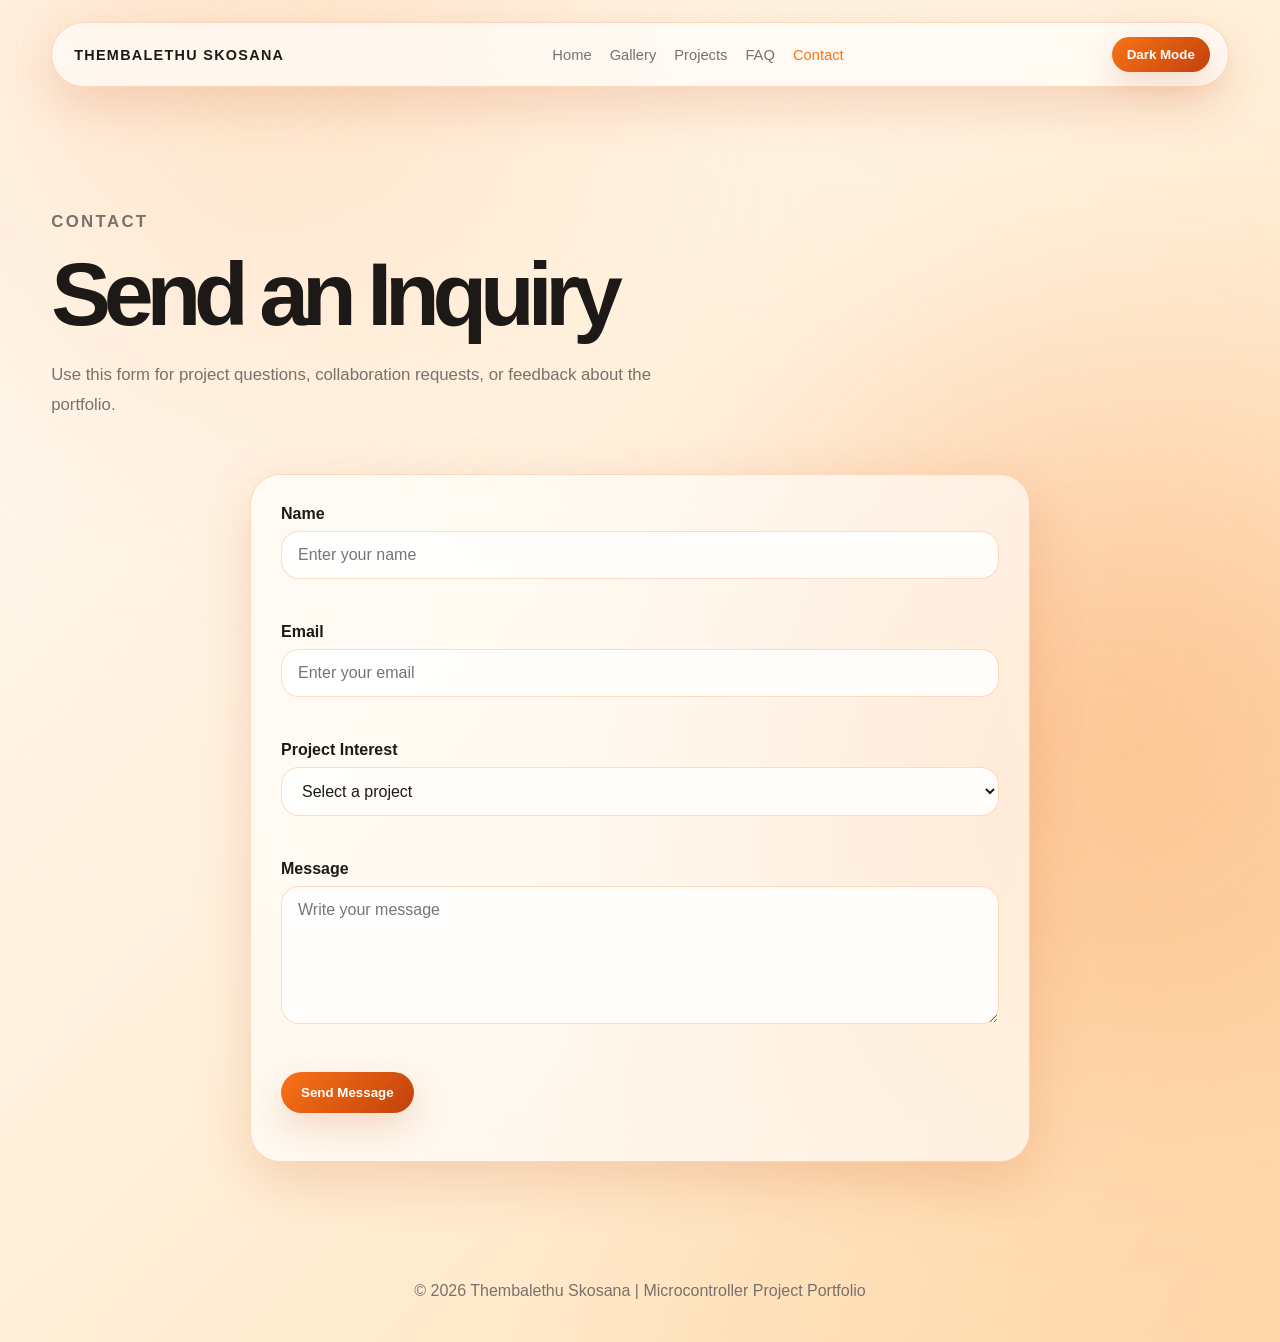
<file: contact.html>
<!DOCTYPE html>
<html lang="en">
<head>
    <meta charset="UTF-8" />
    <meta name="viewport" content="width=device-width, initial-scale=1.0" />
    <link rel="icon" type="image/x-icon" href="favicon.png">
    <title>Contact | Microcontroller Portfolio</title>

    <link rel="stylesheet" href="css/style.css" />
</head>

<body>
    <div class="bg-orb"></div>
    <div class="grain"></div>

    <header class="navbar">
        <a href="index.html" class="logo">THEMBALETHU SKOSANA</a>

        <nav class="nav-links" id="navLinks">
            <a href="index.html">Home</a>
            <a href="gallery.html">Gallery</a>
            <a href="gallery.html">Projects</a>
            <a href="faq.html">FAQ</a>
            <a href="contact.html" class="active">Contact</a>
        </nav>

        <div class="nav-actions">
            <button class="theme-toggle" id="themeToggle" type="button">
                Dark Mode
            </button>

            <button class="menu-toggle" id="menuToggle" type="button">
                ☰
            </button>
        </div>
    </header>

    <main>
        <section class="page-hero">
            <p class="eyebrow">Contact</p>
            <h1>Send an Inquiry</h1>
            <p>
                Use this form for project questions, collaboration requests, or feedback
                about the portfolio.
            </p>
        </section>

        <section class="contact-section">
            <form class="contact-form" id="contactForm" novalidate>
                <div class="form-group">
                    <label for="name">Name</label>
                    <input id="name" type="text" placeholder="Enter your name" />
                    <small class="error-message"></small>
                </div>

                <div class="form-group">
                    <label for="email">Email</label>
                    <input id="email" type="email" placeholder="Enter your email" />
                    <small class="error-message"></small>
                </div>

                <div class="form-group">
                    <label for="interest">Project Interest</label>
                    <select id="interest">
                        <option value="">Select a project</option>
                        <option value="gas">Smart Gas Monitoring System</option>
                        <option value="fan">Temperature Fan Control System</option>
                        <option value="perimeter">Smart Perimeter Detection System</option>
                        <option value="general">General Inquiry</option>
                    </select>
                    <small class="error-message"></small>
                </div>

                <div class="form-group">
                    <label for="message">Message</label>
                    <textarea id="message" rows="6" placeholder="Write your message"></textarea>
                    <small class="error-message"></small>
                </div>

                <button class="btn primary-btn" type="submit">
                    Send Message
                </button>

                <p class="form-success" id="formSuccess"></p>
            </form>
        </section>
    </main>

    <footer class="footer">
        <p>© 2026 Thembalethu Skosana | Microcontroller Project Portfolio</p>
    </footer>

    <script src="js/script.js"></script>
</body>
</html>
</file>
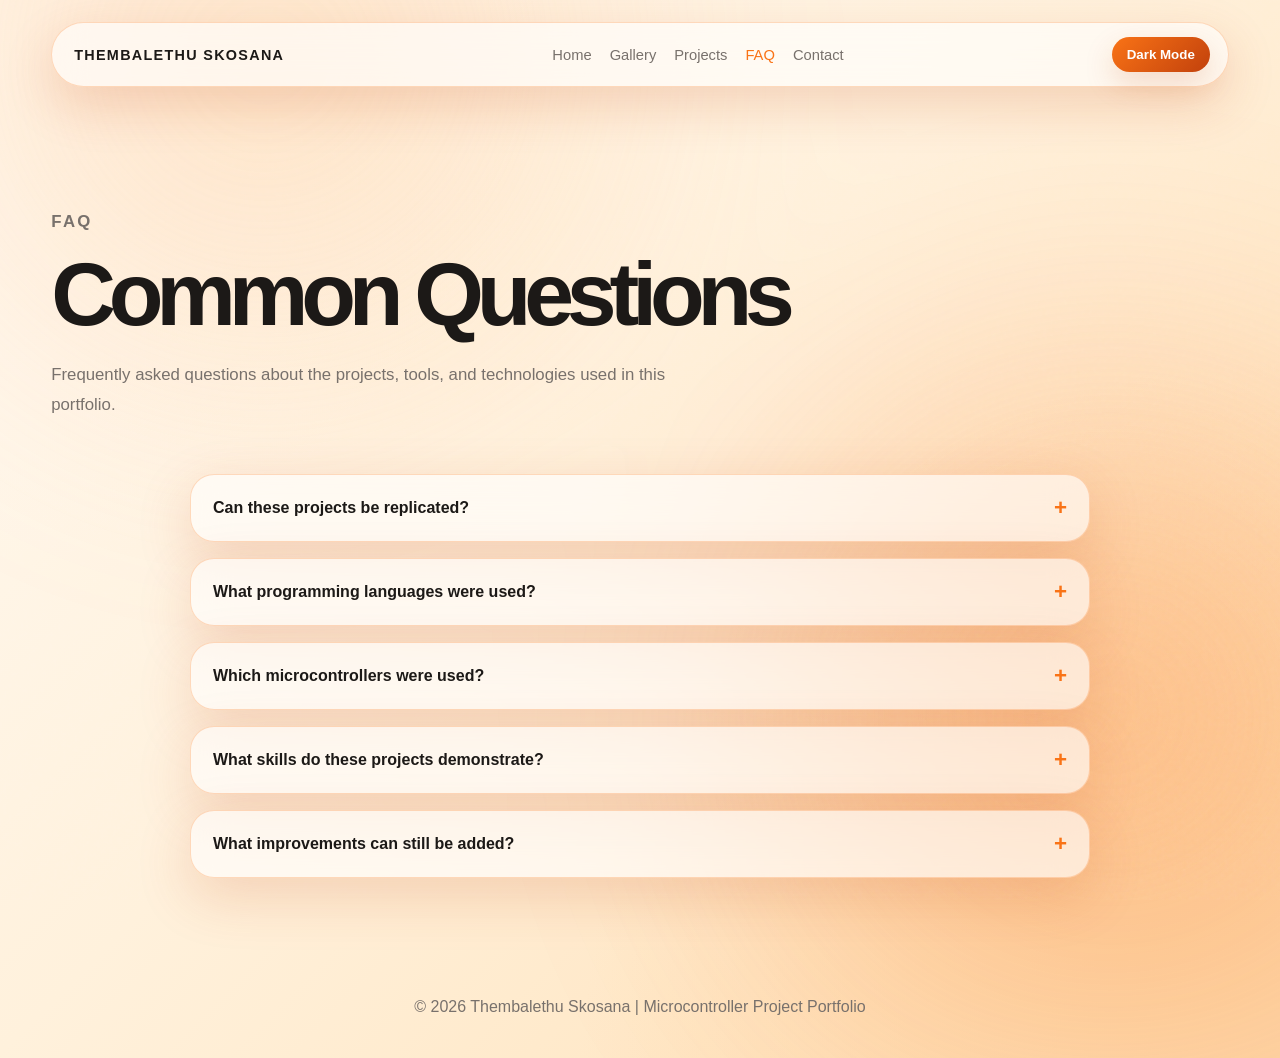
<file: faq.html>
<!DOCTYPE html>
<html lang="en">
<head>
    <meta charset="UTF-8" />
    <meta name="viewport" content="width=device-width, initial-scale=1.0" />
    <link rel="icon" type="image/x-icon" href="favicon.png">
    <title>FAQ | Microcontroller Portfolio</title>

    <link rel="stylesheet" href="css/style.css" />
</head>

<body>
    <div class="bg-orb"></div>
    <div class="grain"></div>

    <header class="navbar">
        <a href="index.html" class="logo">THEMBALETHU SKOSANA</a>

        <nav class="nav-links" id="navLinks">
            <a href="index.html">Home</a>
            <a href="gallery.html">Gallery</a>
            <a href="gallery.html">Projects</a>
            <a href="faq.html" class="active">FAQ</a>
            <a href="contact.html">Contact</a>
        </nav>

        <div class="nav-actions">
            <button class="theme-toggle" id="themeToggle" type="button">
                Dark Mode
            </button>

            <button class="menu-toggle" id="menuToggle" type="button">
                ☰
            </button>
        </div>
    </header>

    <main>
        <section class="page-hero">
            <p class="eyebrow">FAQ</p>
            <h1>Common Questions</h1>
            <p>
                Frequently asked questions about the projects, tools, and technologies
                used in this portfolio.
            </p>
        </section>

        <section class="faq-section">
            <div class="faq-item">
                <button class="faq-question" type="button">
                    Can these projects be replicated?
                    <span>+</span>
                </button>

                <div class="faq-answer">
                    <p>
                        Yes. The projects were built using commonly available development
                        boards and modules such as STM32, ESP32, sensors, displays, and
                        communication modules. The source code and documentation are
                        included as downloadable resources.
                    </p>
                </div>
            </div>

            <div class="faq-item">
                <button class="faq-question" type="button">
                    What programming languages were used?
                    <span>+</span>
                </button>

                <div class="faq-answer">
                    <p>
                        The embedded systems were mainly programmed using C and C-style
                        embedded code. The website was developed using HTML, CSS, and
                        JavaScript.
                    </p>
                </div>
            </div>

            <div class="faq-item">
                <button class="faq-question" type="button">
                    Which microcontrollers were used?
                    <span>+</span>
                </button>

                <div class="faq-answer">
                    <p>
                        The projects use STM32 and ESP32 platforms. STM32 was used for
                        sensor interfacing and embedded control, while ESP32 was used where
                        wireless control and IoT expansion were useful.
                    </p>
                </div>
            </div>

            <div class="faq-item">
                <button class="faq-question" type="button">
                    What skills do these projects demonstrate?
                    <span>+</span>
                </button>

                <div class="faq-answer">
                    <p>
                        These projects demonstrate ADC reading, PWM control, UART
                        communication, I2C displays, sensor calibration, real-time decision
                        logic, control systems, and embedded system integration.
                    </p>
                </div>
            </div>

            <div class="faq-item">
                <button class="faq-question" type="button">
                    What improvements can still be added?
                    <span>+</span>
                </button>

                <div class="faq-answer">
                    <p>
                        Future improvements include mobile notifications, database logging,
                        improved enclosure design, higher accuracy sensors, and advanced
                        control algorithms such as PID control.
                    </p>
                </div>
            </div>
        </section>
    </main>

    <footer class="footer">
        <p>© 2026 Thembalethu Skosana | Microcontroller Project Portfolio</p>
    </footer>

    <script src="js/script.js"></script>
</body>
</html>
</file>
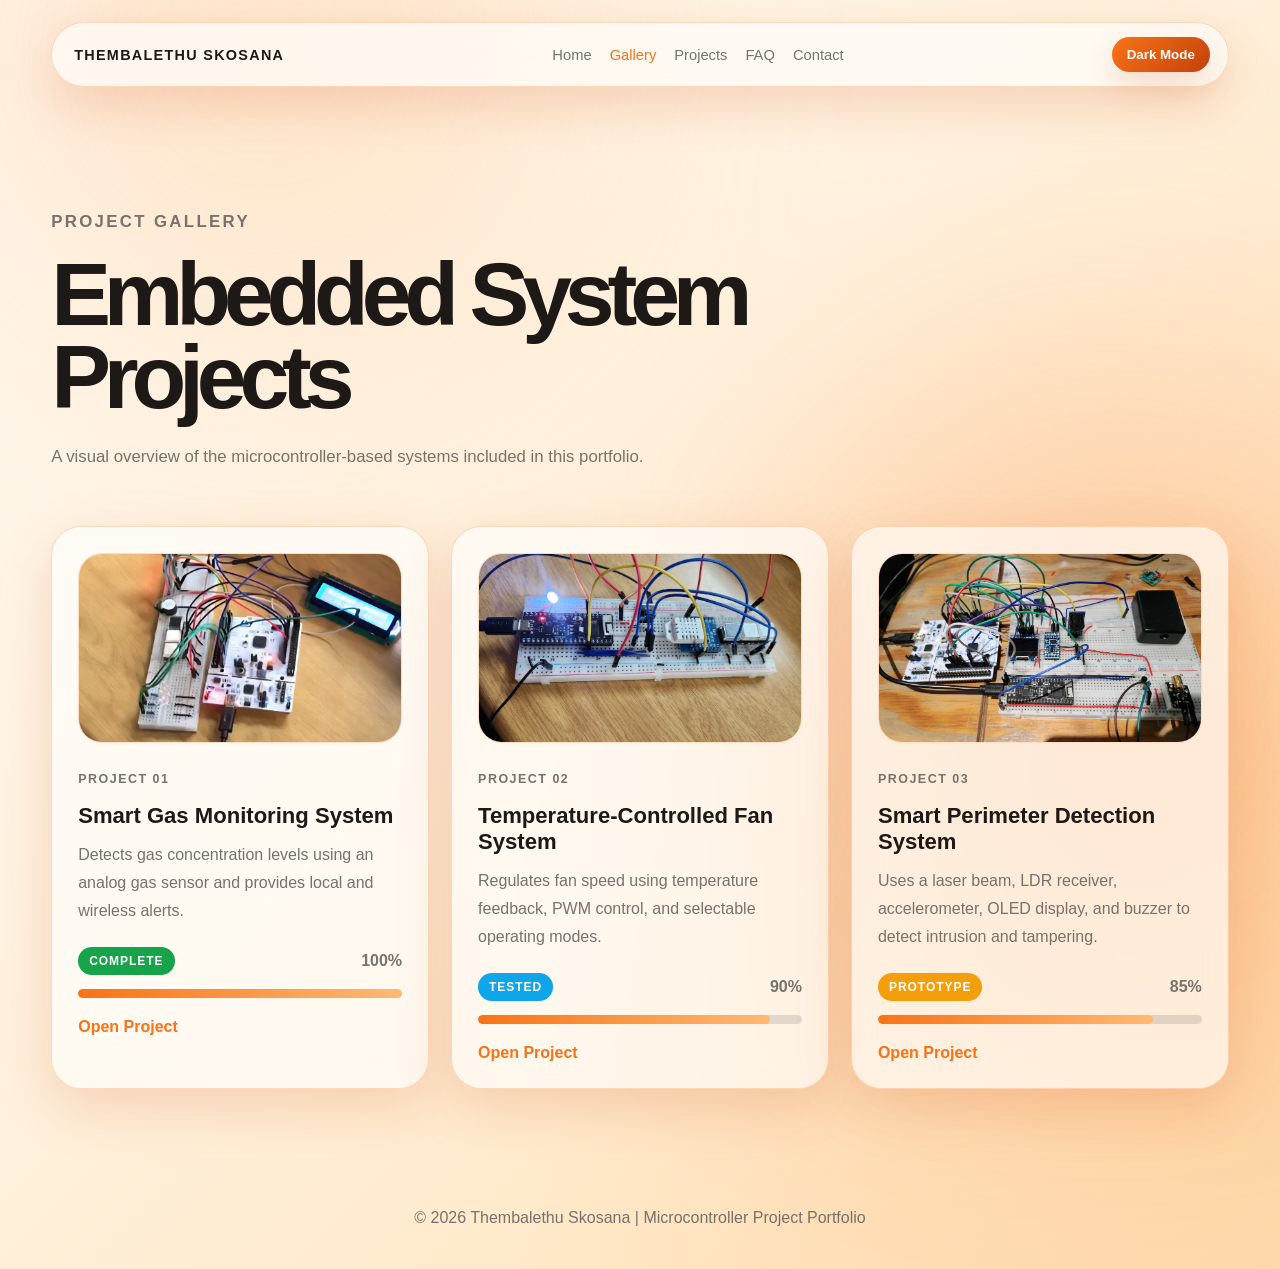
<file: gallery.html>
<!DOCTYPE html>
<html lang="en">
<head>
    <meta charset="UTF-8" />
    <meta name="viewport" content="width=device-width, initial-scale=1.0" />
    <link rel="icon" type="image/x-icon" href="favicon.png">
    <title>Gallery | Microcontroller Portfolio</title>
    <link rel="stylesheet" href="css/style.css" />
</head>

<body>
    <div class="bg-orb"></div>
    <div class="grain"></div>

    <header class="navbar">
        <a href="index.html" class="logo">THEMBALETHU SKOSANA</a>

        <nav class="nav-links" id="navLinks">
            <a href="index.html">Home</a>
            <a href="gallery.html" class="active">Gallery</a>
            <a href="gallery.html">Projects</a>
            <a href="faq.html">FAQ</a>
            <a href="contact.html">Contact</a>
        </nav>

        <div class="nav-actions">
            <button class="theme-toggle" id="themeToggle" type="button">Dark Mode</button>
            <button class="menu-toggle" id="menuToggle" type="button">☰</button>
        </div>
    </header>

    <main>
        <section class="page-hero">
            <p class="eyebrow">Project Gallery</p>
            <h1>Embedded System Projects</h1>
            <p>
                A visual overview of the microcontroller-based systems included in this
                portfolio.
            </p>
        </section>

        <section class="section">
            <div class="card-grid">
                <a href="projects/gas.html" class="project-card large-card project-link-card">
                    <img src="assets/images/gas-project.jpg"
                         alt="Smart Gas Monitoring System"
                         class="project-image" />

                    <p class="project-number">Project 01</p>
                    <h3>Smart Gas Monitoring System</h3>
                    <p>
                        Detects gas concentration levels using an analog gas sensor and
                        provides local and wireless alerts.
                    </p>

                    <div class="status-row">
                        <span class="status complete">Complete</span>
                        <span>100%</span>
                    </div>

                    <div class="progress-bar">
                        <span style="--progress: 100%;"></span>
                    </div>

                    <span class="text-link">Open Project</span>
                </a>

                <a href="projects/fan.html" class="project-card large-card project-link-card">
                    <img src="assets/images/fan-project.jpg"
                         alt="Temperature Fan Control System"
                         class="project-image" />

                    <p class="project-number">Project 02</p>
                    <h3>Temperature-Controlled Fan System</h3>
                    <p>
                        Regulates fan speed using temperature feedback, PWM control, and
                        selectable operating modes.
                    </p>

                    <div class="status-row">
                        <span class="status tested">Tested</span>
                        <span>90%</span>
                    </div>

                    <div class="progress-bar">
                        <span style="--progress: 90%;"></span>
                    </div>

                    <span class="text-link">Open Project</span>
                </a>

                <a href="projects/perimeter.html" class="project-card large-card project-link-card">
                    <img src="assets/images/perimeter-project.jpg"
                         alt="Smart Perimeter Detection System"
                         class="project-image" />

                    <p class="project-number">Project 03</p>
                    <h3>Smart Perimeter Detection System</h3>
                    <p>
                        Uses a laser beam, LDR receiver, accelerometer, OLED display, and
                        buzzer to detect intrusion and tampering.
                    </p>

                    <div class="status-row">
                        <span class="status prototype">Prototype</span>
                        <span>85%</span>
                    </div>

                    <div class="progress-bar">
                        <span style="--progress: 85%;"></span>
                    </div>

                    <span class="text-link">Open Project</span>
                </a>
            </div>
        </section>
    </main>

    <footer class="footer">
        <p>© 2026 Thembalethu Skosana | Microcontroller Project Portfolio</p>
    </footer>

    <script src="js/script.js"></script>
</body>
</html>
</file>
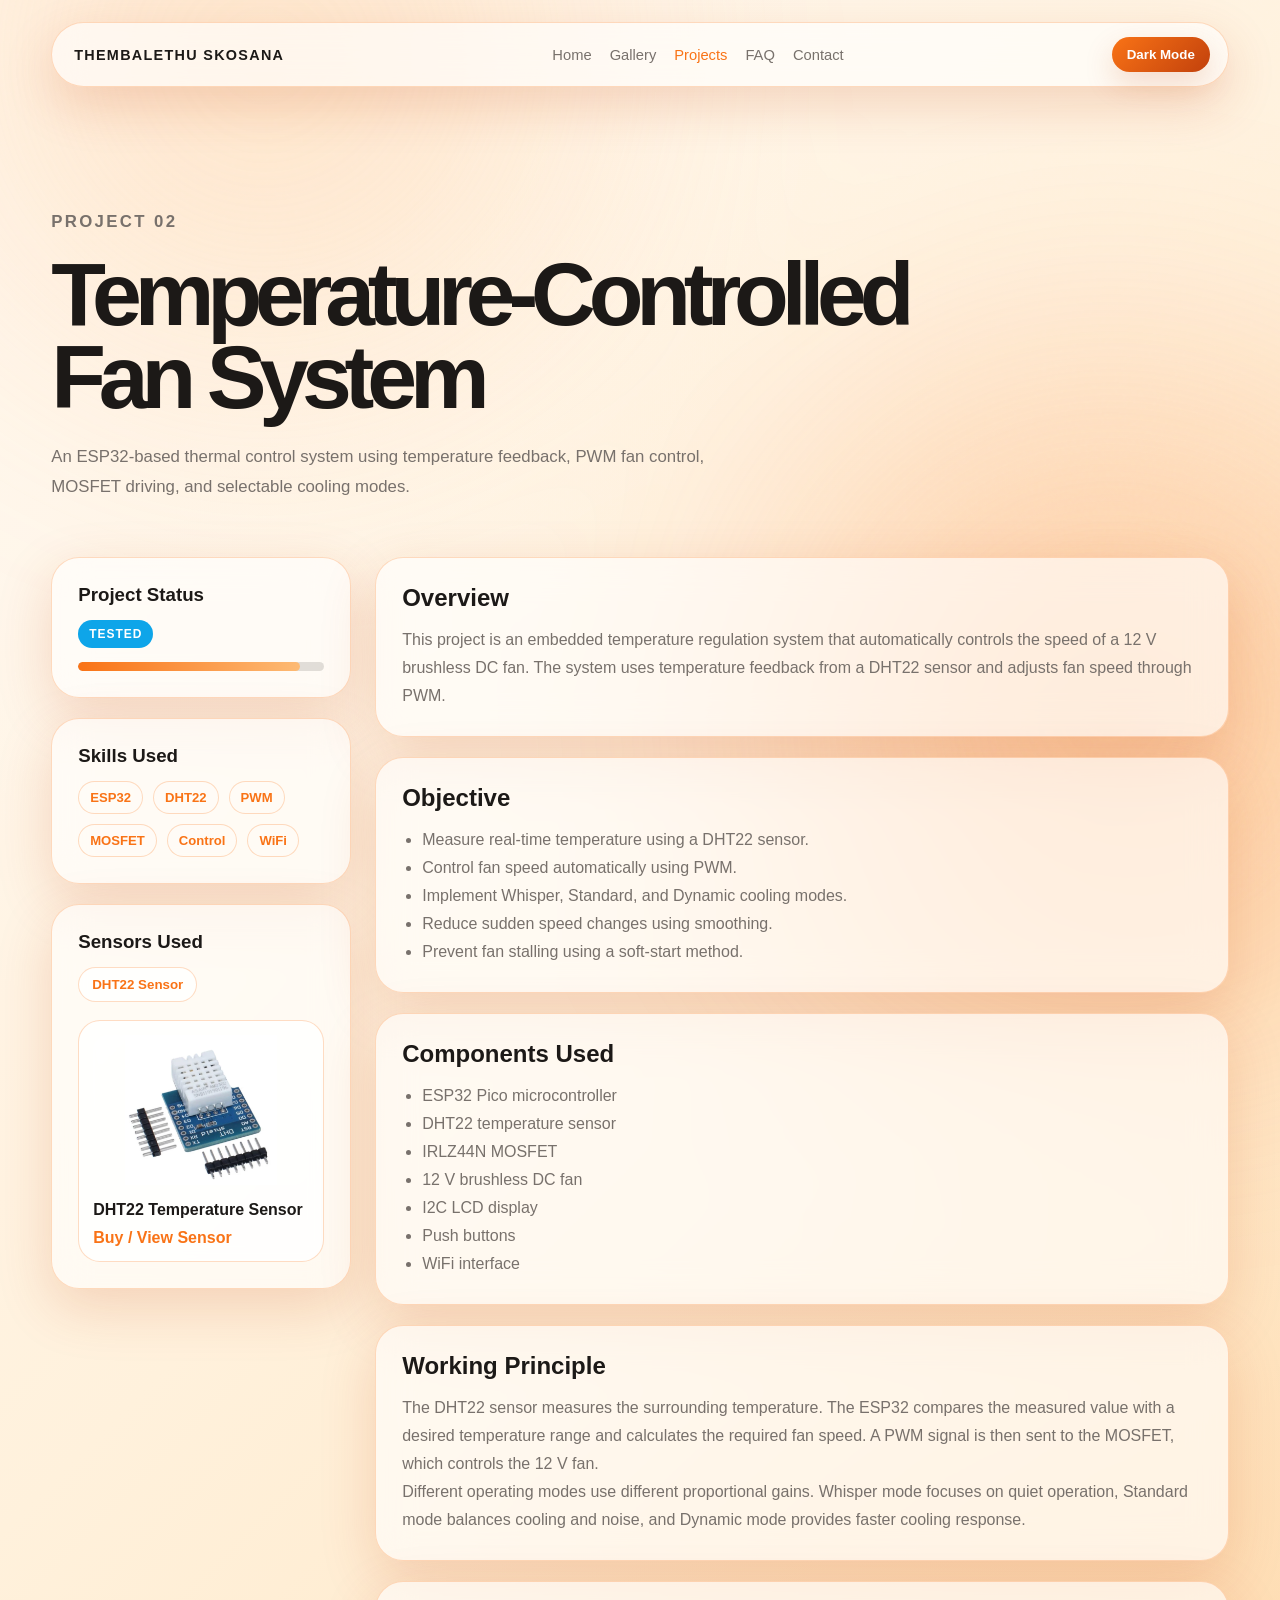
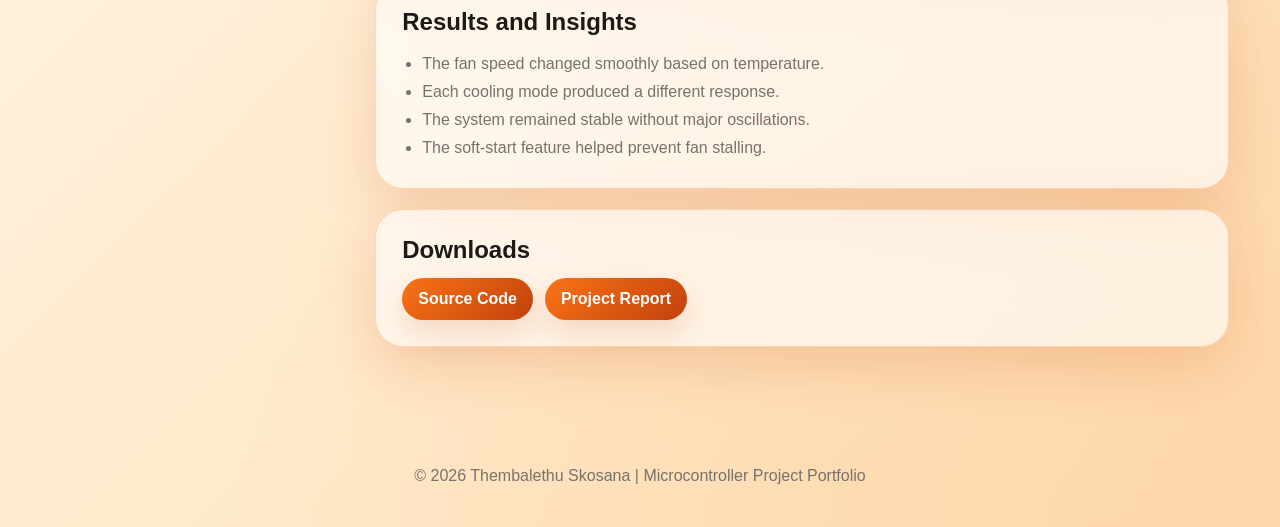
<file: projects/fan.html>
<!DOCTYPE html>
<html lang="en">
<head>
    <meta charset="UTF-8" />
    <meta name="viewport" content="width=device-width, initial-scale=1.0" />
    <link rel="icon" type="image/x-icon" href="favicon.png">
    <title>Fan Control System | Portfolio</title>

    <link rel="stylesheet" href="../css/style.css" />
</head>

<body>
    <div class="bg-orb"></div>
    <div class="grain"></div>

    <header class="navbar">
        <a href="../index.html" class="logo">THEMBALETHU SKOSANA</a>

        <nav class="nav-links" id="navLinks">
            <a href="../index.html">Home</a>
            <a href="../gallery.html">Gallery</a>
            <a href="../gallery.html" class="active">Projects</a>
            <a href="../faq.html">FAQ</a>
            <a href="../contact.html">Contact</a>
        </nav>

        <div class="nav-actions">
            <button class="theme-toggle" id="themeToggle" type="button">
                Dark Mode
            </button>

            <button class="menu-toggle" id="menuToggle" type="button">
                ☰
            </button>
        </div>
    </header>

    <main>
        <section class="page-hero">
            <p class="eyebrow">Project 02</p>
            <h1>Temperature-Controlled Fan System</h1>
            <p>
                An ESP32-based thermal control system using temperature feedback, PWM
                fan control, MOSFET driving, and selectable cooling modes.
            </p>
        </section>

        <section class="project-layout">
            <aside class="project-sidebar">
                <div class="content-card">
                    <h3>Project Status</h3>
                    <span class="status tested">Tested</span>

                    <div class="progress-bar">
                        <span style="--progress: 90%;"></span>
                    </div>
                </div>

                <div class="content-card">
                    <h3>Skills Used</h3>

                    <div class="tag-list">
                        <span>ESP32</span>
                        <span>DHT22</span>
                        <span>PWM</span>
                        <span>MOSFET</span>
                        <span>Control</span>
                        <span>WiFi</span>
                    </div>
                </div>
                <div class="content-card">
                    <h3>Sensors Used</h3>

                    <div class="sensor-list">
                        <button class="sensor-item"
                                type="button"
                                data-name="DHT22 Temperature Sensor"
                                data-image="../assets/images/dht22-sensor.png"
                                data-link="https://www.robotics.org.za/D1-DHT22?search=dht">
                            DHT22 Sensor
                        </button>
                    </div>

                    <div class="sensor-preview">
                        <img src="../assets/images/dht22-sensor.png" alt="DHT22 Temperature Sensor" />
                        <h4>DHT22 Temperature Sensor</h4>
                        <a href="https://www.robotics.org.za/D1-DHT22?search=dht" target="_blank">
                            Buy / View Sensor
                        </a>
                    </div>
                </div>
            </aside>

            <section class="project-content">
                <article class="content-card">
                    <h2>Overview</h2>
                    <p>
                        This project is an embedded temperature regulation system that
                        automatically controls the speed of a 12 V brushless DC fan. The
                        system uses temperature feedback from a DHT22 sensor and adjusts fan
                        speed through PWM.
                    </p>
                </article>

                <article class="content-card">
                    <h2>Objective</h2>

                    <ul>
                        <li>Measure real-time temperature using a DHT22 sensor.</li>
                        <li>Control fan speed automatically using PWM.</li>
                        <li>Implement Whisper, Standard, and Dynamic cooling modes.</li>
                        <li>Reduce sudden speed changes using smoothing.</li>
                        <li>Prevent fan stalling using a soft-start method.</li>
                    </ul>
                </article>

                <article class="content-card">
                    <h2>Components Used</h2>

                    <ul>
                        <li>ESP32 Pico microcontroller</li>
                        <li>DHT22 temperature sensor</li>
                        <li>IRLZ44N MOSFET</li>
                        <li>12 V brushless DC fan</li>
                        <li>I2C LCD display</li>
                        <li>Push buttons</li>
                        <li>WiFi interface</li>
                    </ul>
                </article>

                <article class="content-card">
                    <h2>Working Principle</h2>
                    <p>
                        The DHT22 sensor measures the surrounding temperature. The ESP32
                        compares the measured value with a desired temperature range and
                        calculates the required fan speed. A PWM signal is then sent to the
                        MOSFET, which controls the 12 V fan.
                    </p>

                    <p>
                        Different operating modes use different proportional gains. Whisper
                        mode focuses on quiet operation, Standard mode balances cooling and
                        noise, and Dynamic mode provides faster cooling response.
                    </p>
                </article>

                <article class="content-card">
                    <h2>Results and Insights</h2>

                    <ul>
                        <li>The fan speed changed smoothly based on temperature.</li>
                        <li>Each cooling mode produced a different response.</li>
                        <li>The system remained stable without major oscillations.</li>
                        <li>The soft-start feature helped prevent fan stalling.</li>
                    </ul>
                </article>

                <article class="content-card">
                    <h2>Downloads</h2>

                    <div class="download-grid">
                        <a href="../downloads/fan-source-code.zip" download class="download-btn">
                            Source Code
                        </a>

                        <a href="../downloads/fan-project-report.pdf" target="_blank" class="download-btn">
                            Project Report
                        </a>
                    </div>
                </article>
            </section>
        </section>
    </main>

    <footer class="footer">
        <p>© 2026 Thembalethu Skosana | Microcontroller Project Portfolio</p>
    </footer>

    <script src="../js/script.js"></script>
</body>
</html>
</file>
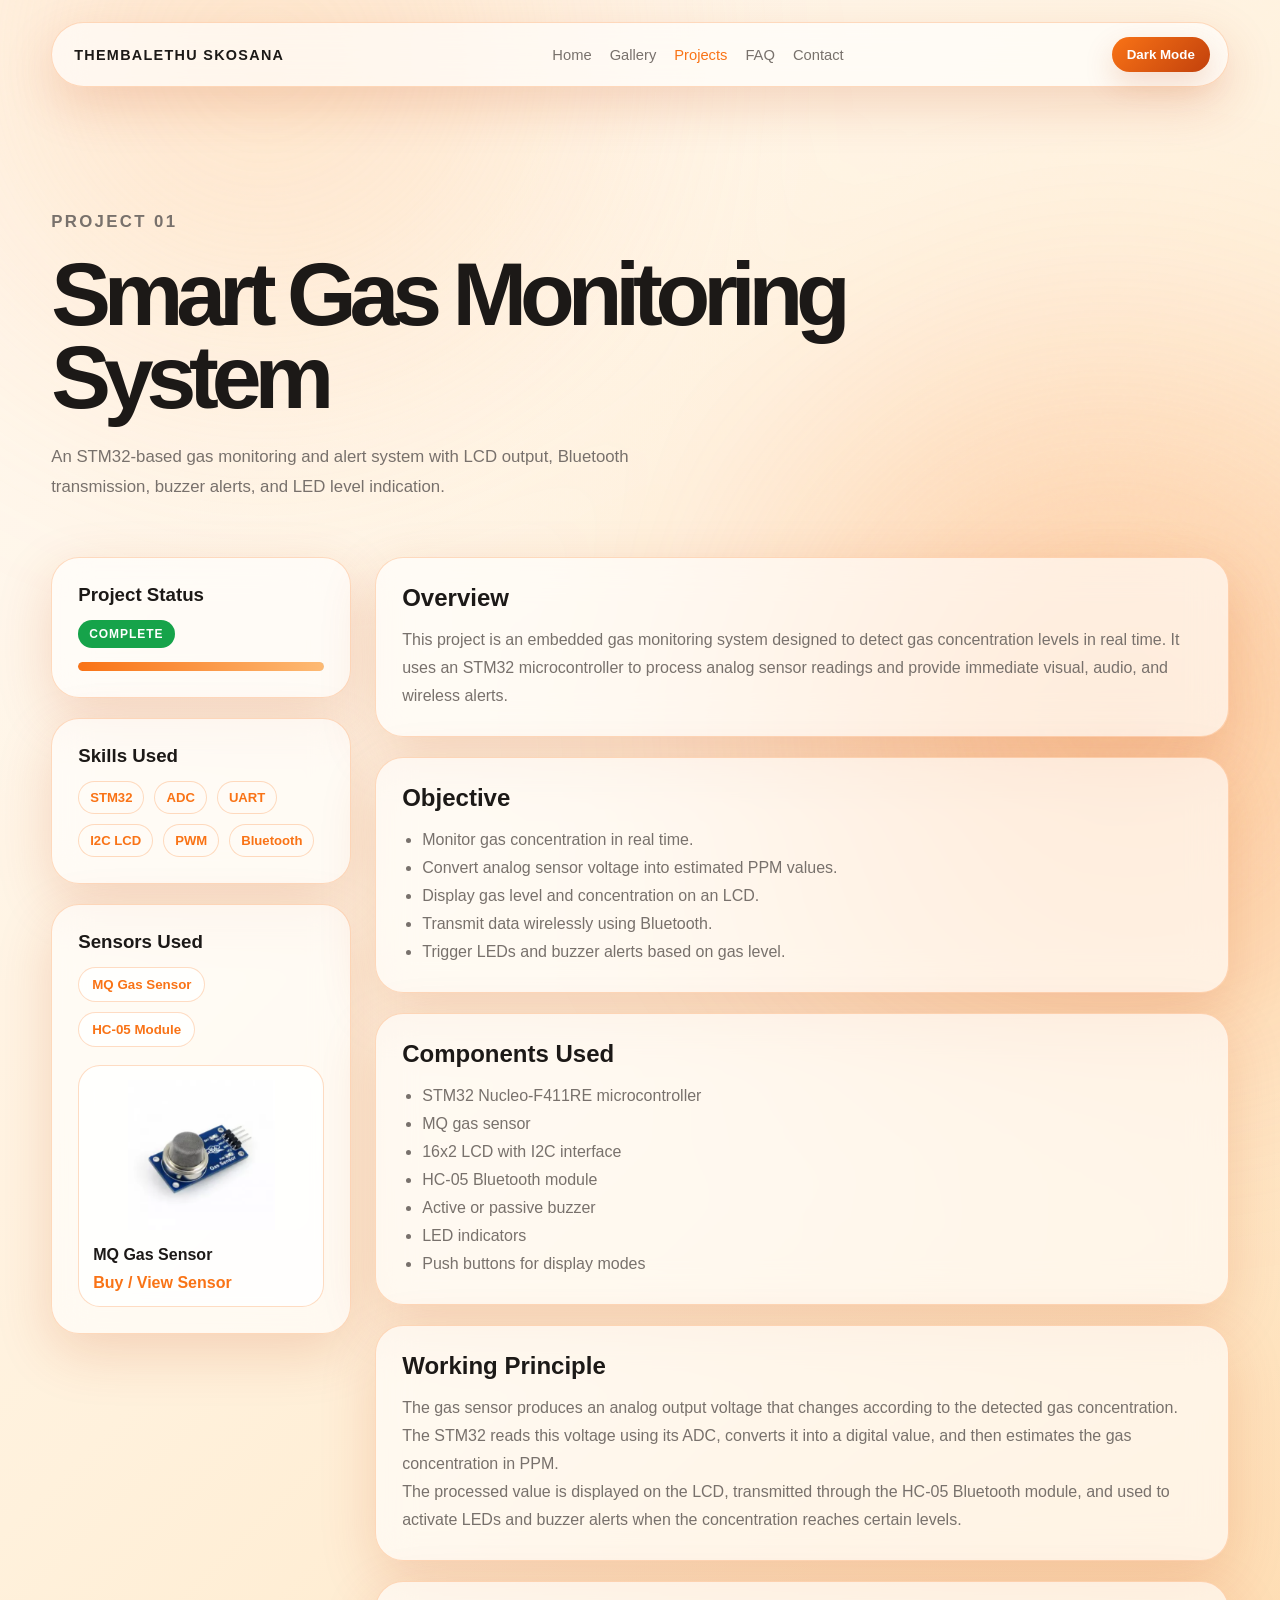
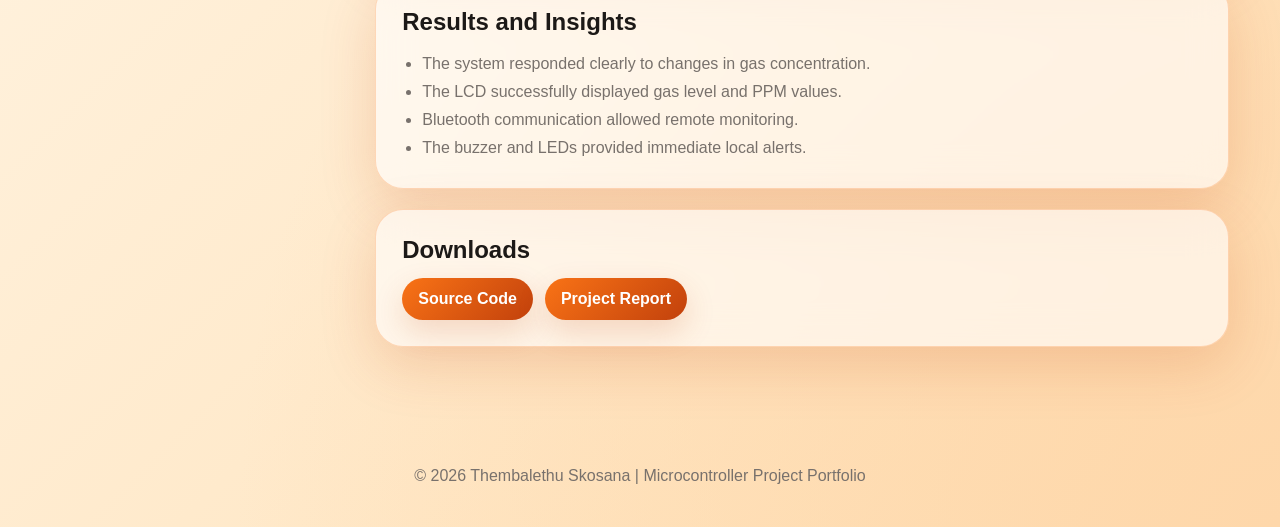
<file: projects/gas.html>
<!DOCTYPE html>
<html lang="en">
<head>
    <meta charset="UTF-8" />
    <meta name="viewport" content="width=device-width, initial-scale=1.0" />
    <link rel="icon" type="image/x-icon" href="favicon.png">
    <title>Gas Monitoring System | Portfolio</title>

    <link rel="stylesheet" href="../css/style.css" />
</head>

<body>
    <div class="bg-orb"></div>
    <div class="grain"></div>

    <header class="navbar">
        <a href="../index.html" class="logo">THEMBALETHU SKOSANA</a>

        <nav class="nav-links" id="navLinks">
            <a href="../index.html">Home</a>
            <a href="../gallery.html">Gallery</a>
            <a href="../gallery.html" class="active">Projects</a>
            <a href="../faq.html">FAQ</a>
            <a href="../contact.html">Contact</a>
        </nav>

        <div class="nav-actions">
            <button class="theme-toggle" id="themeToggle" type="button">
                Dark Mode
            </button>

            <button class="menu-toggle" id="menuToggle" type="button">
                ☰
            </button>
        </div>
    </header>

    <main>
        <section class="page-hero">
            <p class="eyebrow">Project 01</p>
            <h1>Smart Gas Monitoring System</h1>
            <p>
                An STM32-based gas monitoring and alert system with LCD output,
                Bluetooth transmission, buzzer alerts, and LED level indication.
            </p>
        </section>

        <section class="project-layout">
            <aside class="project-sidebar">
                <div class="content-card">
                    <h3>Project Status</h3>
                    <span class="status complete">Complete</span>

                    <div class="progress-bar">
                        <span style="--progress: 100%;"></span>
                    </div>
                </div>

                <div class="content-card">
                    <h3>Skills Used</h3>

                    <div class="tag-list">
                        <span>STM32</span>
                        <span>ADC</span>
                        <span>UART</span>
                        <span>I2C LCD</span>
                        <span>PWM</span>
                        <span>Bluetooth</span>
                    </div>
                </div>
                <div class="content-card">
                    <h3>Sensors Used</h3>

                    <div class="sensor-list">
                        <button class="sensor-item"
                                type="button"
                                data-name="MQ Gas Sensor"
                                data-image="../assets/images/mq-sensor.png"
                                data-link="https://www.robotics.org.za/W9529?search=mq2">
                            MQ Gas Sensor
                        </button>

                        <button class="sensor-item"
                                type="button"
                                data-name="HC-05 Module"
                                data-image="../assets/images/hc-05-module.png"
                                data-link="https://www.robotics.org.za/HC05-PINS-O?search=hc-05">
                            HC-05 Module
                        </button>
                    </div>

                    <div class="sensor-preview">
                        <img src="../assets/images/mq-sensor.png" alt="MQ Gas Sensor" />
                        <h4>MQ Gas Sensor</h4>
                        <a href="https://www.robotics.org.za/W9529?search=mq2" target="_blank">
                            Buy / View Sensor
                        </a>
                    </div>
                </div>
            </aside>

            <section class="project-content">
                <article class="content-card">
                    <h2>Overview</h2>
                    <p>
                        This project is an embedded gas monitoring system designed to detect
                        gas concentration levels in real time. It uses an STM32
                        microcontroller to process analog sensor readings and provide
                        immediate visual, audio, and wireless alerts.
                    </p>
                </article>

                <article class="content-card">
                    <h2>Objective</h2>

                    <ul>
                        <li>Monitor gas concentration in real time.</li>
                        <li>Convert analog sensor voltage into estimated PPM values.</li>
                        <li>Display gas level and concentration on an LCD.</li>
                        <li>Transmit data wirelessly using Bluetooth.</li>
                        <li>Trigger LEDs and buzzer alerts based on gas level.</li>
                    </ul>
                </article>

                <article class="content-card">
                    <h2>Components Used</h2>

                    <ul>
                        <li>STM32 Nucleo-F411RE microcontroller</li>
                        <li>MQ gas sensor</li>
                        <li>16x2 LCD with I2C interface</li>
                        <li>HC-05 Bluetooth module</li>
                        <li>Active or passive buzzer</li>
                        <li>LED indicators</li>
                        <li>Push buttons for display modes</li>
                    </ul>
                </article>

                <article class="content-card">
                    <h2>Working Principle</h2>
                    <p>
                        The gas sensor produces an analog output voltage that changes
                        according to the detected gas concentration. The STM32 reads this
                        voltage using its ADC, converts it into a digital value, and then
                        estimates the gas concentration in PPM.
                    </p>

                    <p>
                        The processed value is displayed on the LCD, transmitted through the
                        HC-05 Bluetooth module, and used to activate LEDs and buzzer alerts
                        when the concentration reaches certain levels.
                    </p>
                </article>

                <article class="content-card">
                    <h2>Results and Insights</h2>

                    <ul>
                        <li>The system responded clearly to changes in gas concentration.</li>
                        <li>The LCD successfully displayed gas level and PPM values.</li>
                        <li>Bluetooth communication allowed remote monitoring.</li>
                        <li>The buzzer and LEDs provided immediate local alerts.</li>
                    </ul>
                </article>

                <article class="content-card">
                    <h2>Downloads</h2>

                    <div class="download-grid">
                        <a href="../downloads/gas-source-code.zip"download class="download-btn">
                            Source Code
                        </a>

                        <a href="../downloads/gas-project-report.pdf" target="_blank" class="download-btn">
                            Project Report
                        </a>
                    </div>
                </article>
            </section>
        </section>
    </main>

    <footer class="footer">
        <p>© 2026 Thembalethu Skosana | Microcontroller Project Portfolio</p>
    </footer>

    <script src="../js/script.js"></script>
</body>
</html>
</file>
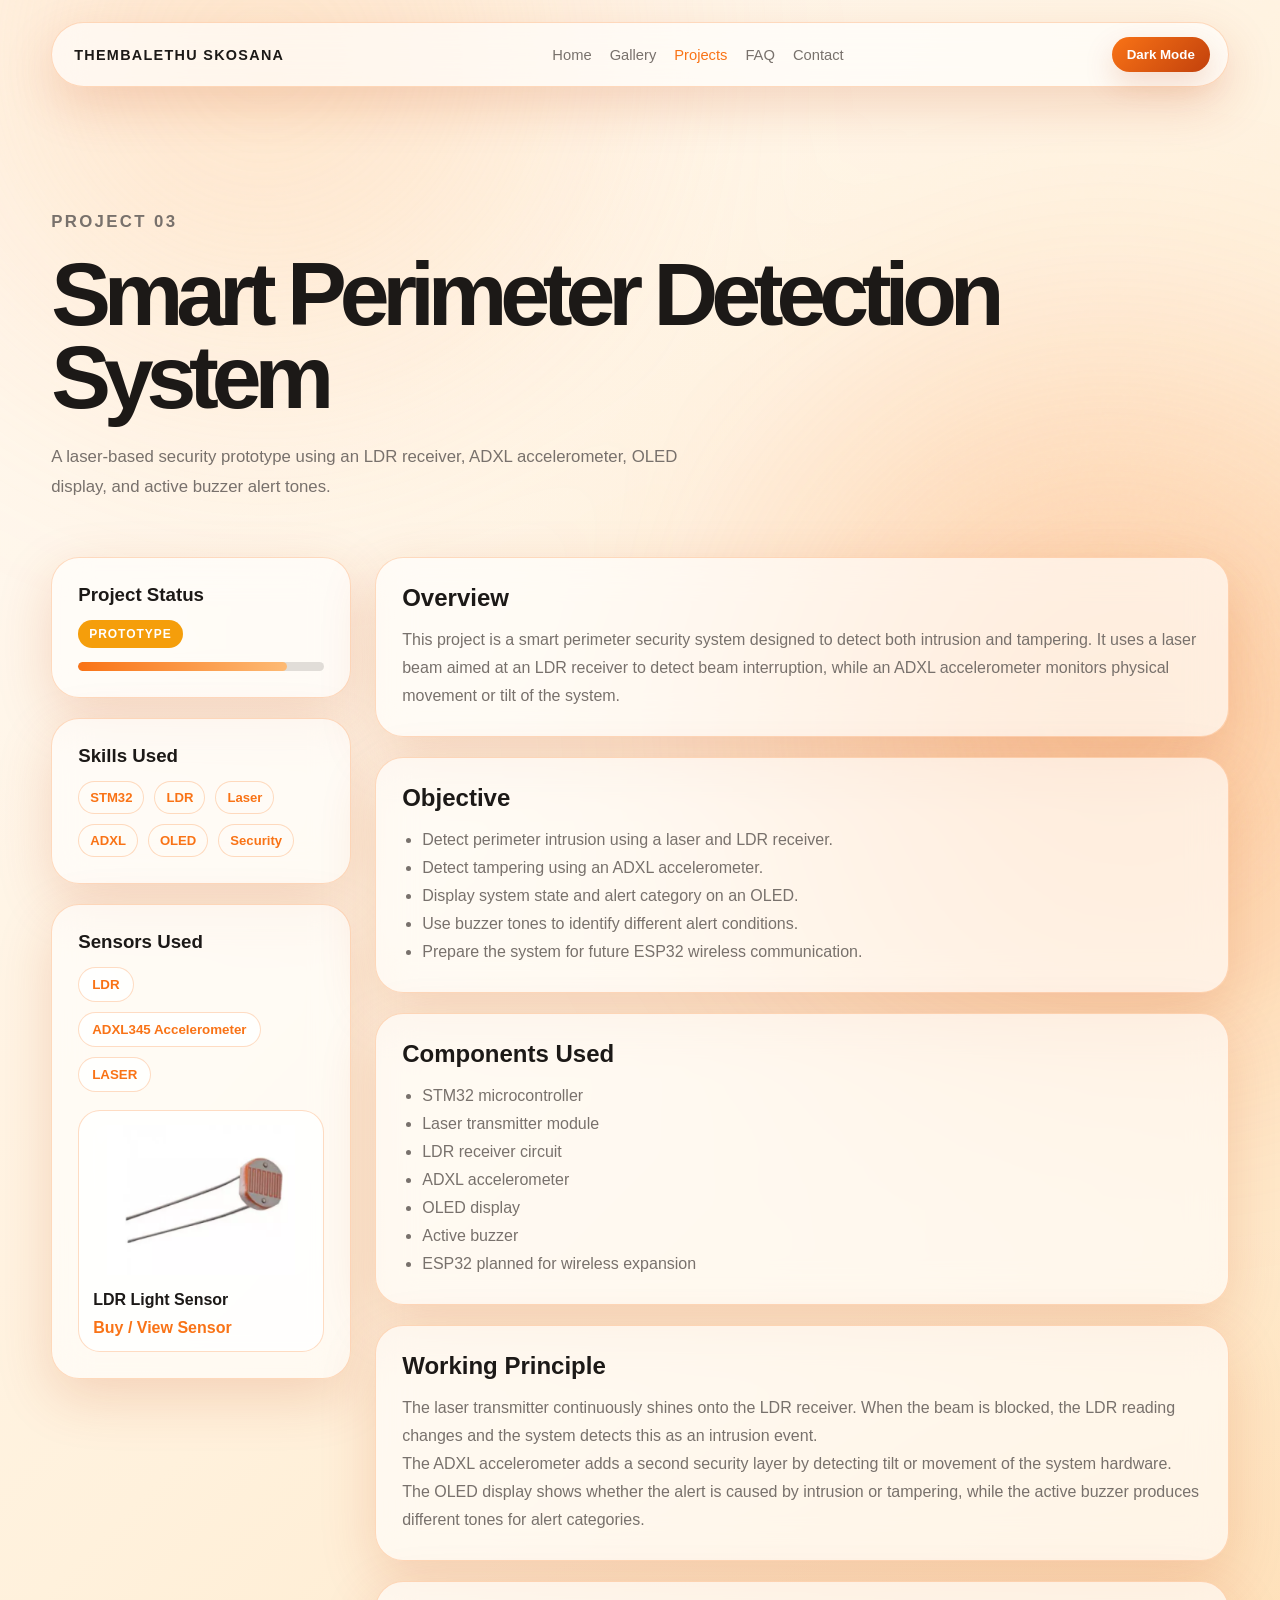
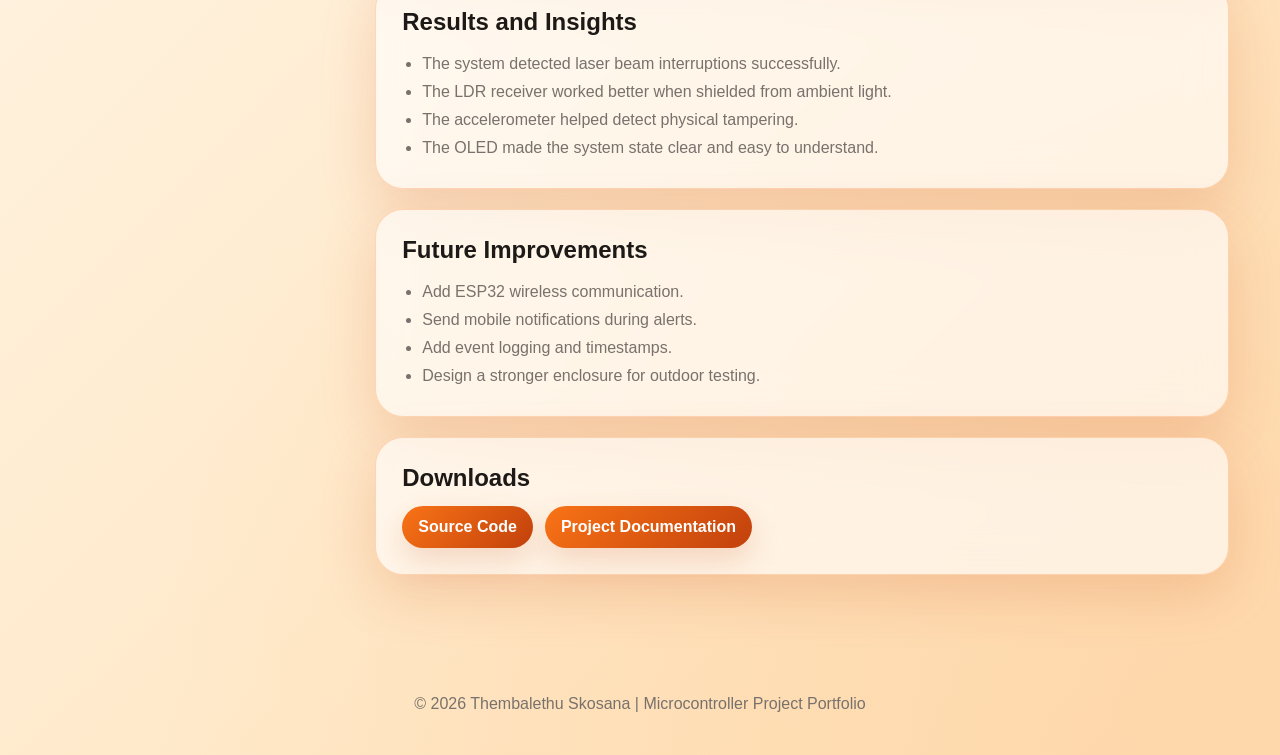
<file: projects/perimeter.html>
<!DOCTYPE html>
<html lang="en">
<head>
    <meta charset="UTF-8" />
    <meta name="viewport" content="width=device-width, initial-scale=1.0" />
    <link rel="icon" type="image/x-icon" href="favicon.png">
    <title>Perimeter Detection System | Portfolio</title>

    <link rel="stylesheet" href="../css/style.css" />
</head>

<body>
    <div class="bg-orb"></div>
    <div class="grain"></div>

    <header class="navbar">
        <a href="../index.html" class="logo">THEMBALETHU SKOSANA</a>

        <nav class="nav-links" id="navLinks">
            <a href="../index.html">Home</a>
            <a href="../gallery.html">Gallery</a>
            <a href="../gallery.html" class="active">Projects</a>
            <a href="../faq.html">FAQ</a>
            <a href="../contact.html">Contact</a>
        </nav>

        <div class="nav-actions">
            <button class="theme-toggle" id="themeToggle" type="button">
                Dark Mode
            </button>

            <button class="menu-toggle" id="menuToggle" type="button">
                ☰
            </button>
        </div>
    </header>

    <main>
        <section class="page-hero">
            <p class="eyebrow">Project 03</p>
            <h1>Smart Perimeter Detection System</h1>
            <p>
                A laser-based security prototype using an LDR receiver, ADXL
                accelerometer, OLED display, and active buzzer alert tones.
            </p>
        </section>

        <section class="project-layout">
            <aside class="project-sidebar">
                <div class="content-card">
                    <h3>Project Status</h3>
                    <span class="status prototype">Prototype</span>

                    <div class="progress-bar">
                        <span style="--progress: 85%;"></span>
                    </div>
                </div>

                <div class="content-card">
                    <h3>Skills Used</h3>

                    <div class="tag-list">
                        <span>STM32</span>
                        <span>LDR</span>
                        <span>Laser</span>
                        <span>ADXL</span>
                        <span>OLED</span>
                        <span>Security</span>
                    </div>
                </div>
                <div class="content-card">
                    <h3>Sensors Used</h3>

                    <div class="sensor-list">
                        <button class="sensor-item"
                                type="button"
                                data-name="LDR Light Sensor"
                                data-image="../assets/images/ldr-sensor.png"
                                data-link="https://www.robotics.org.za/LDR-10K?search=ldr">
                            LDR
                        </button>

                        <button class="sensor-item"
                                type="button"
                                data-name="ADXL335 Accelerometer"
                                data-image="../assets/images/adxl-sensor.png"
                                data-link="https://www.communica.co.za/products/bmt-3-axis-acceleromtr-adxl345?variant=31667842941001">
                            ADXL345 Accelerometer
                        </button>

                        <button class="sensor-item"
                                type="button"
                                data-name="Laser Transmitter"
                                data-image="../assets/images/laser.png"
                                data-link="https://www.communica.co.za/products/hkd-laser-transmitter-mod-ky-008?variant=31935725174857">
                            LASER
                        </button>
                    </div>

                    <div class="sensor-preview">
                        <img src="../assets/images/ldr-sensor.png" alt="LDR Light Sensor" />
                        <h4>LDR Light Sensor</h4>
                        <a href="https://www.robotics.org.za/LDR-10K" target="_blank">
                            Buy / View Sensor
                        </a>
                    </div>
                </div>
            </aside>

            <section class="project-content">
                <article class="content-card">
                    <h2>Overview</h2>
                    <p>
                        This project is a smart perimeter security system designed to detect
                        both intrusion and tampering. It uses a laser beam aimed at an LDR
                        receiver to detect beam interruption, while an ADXL accelerometer
                        monitors physical movement or tilt of the system.
                    </p>
                </article>

                <article class="content-card">
                    <h2>Objective</h2>

                    <ul>
                        <li>Detect perimeter intrusion using a laser and LDR receiver.</li>
                        <li>Detect tampering using an ADXL accelerometer.</li>
                        <li>Display system state and alert category on an OLED.</li>
                        <li>Use buzzer tones to identify different alert conditions.</li>
                        <li>Prepare the system for future ESP32 wireless communication.</li>
                    </ul>
                </article>

                <article class="content-card">
                    <h2>Components Used</h2>

                    <ul>
                        <li>STM32 microcontroller</li>
                        <li>Laser transmitter module</li>
                        <li>LDR receiver circuit</li>
                        <li>ADXL accelerometer</li>
                        <li>OLED display</li>
                        <li>Active buzzer</li>
                        <li>ESP32 planned for wireless expansion</li>
                    </ul>
                </article>

                <article class="content-card">
                    <h2>Working Principle</h2>
                    <p>
                        The laser transmitter continuously shines onto the LDR receiver. When
                        the beam is blocked, the LDR reading changes and the system detects
                        this as an intrusion event.
                    </p>

                    <p>
                        The ADXL accelerometer adds a second security layer by detecting tilt
                        or movement of the system hardware. The OLED display shows whether
                        the alert is caused by intrusion or tampering, while the active
                        buzzer produces different tones for alert categories.
                    </p>
                </article>

                <article class="content-card">
                    <h2>Results and Insights</h2>

                    <ul>
                        <li>The system detected laser beam interruptions successfully.</li>
                        <li>The LDR receiver worked better when shielded from ambient light.</li>
                        <li>The accelerometer helped detect physical tampering.</li>
                        <li>The OLED made the system state clear and easy to understand.</li>
                    </ul>
                </article>

                <article class="content-card">
                    <h2>Future Improvements</h2>

                    <ul>
                        <li>Add ESP32 wireless communication.</li>
                        <li>Send mobile notifications during alerts.</li>
                        <li>Add event logging and timestamps.</li>
                        <li>Design a stronger enclosure for outdoor testing.</li>
                    </ul>
                </article>

                <article class="content-card">
                    <h2>Downloads</h2>

                    <div class="download-grid">
                        <a href="../downloads/perimeter-source-code.zip" download class="download-btn">
                            Source Code
                        </a>

                        <a href="../downloads/perimeter-project-report.pdf" target="_blank" class="download-btn">
                            Project Documentation
                        </a>
                    </div>
                </article>
            </section>
        </section>
    </main>

    <footer class="footer">
        <p>© 2026 Thembalethu Skosana | Microcontroller Project Portfolio</p>
    </footer>

    <script src="../js/script.js"></script>
</body>
</html>
</file>
<file: css/style.css>
:root {
    --bg-main: #fffaf3;
    --bg-soft: #fff1dc;
    --accent: #f97316;
    --accent-soft: #fdba74;
    --accent-dark: #c2410c;
    --text-main: #1c1917;
    --text-muted: #78716c;
    --card-bg: rgba(255, 255, 255, 0.62);
    --card-bg-strong: rgba(255, 255, 255, 0.82);
    --border: rgba(249, 115, 22, 0.25);
    --shadow: rgba(194, 65, 12, 0.18);
    --success: #16a34a;
    --warning: #f59e0b;
    --info: #0ea5e9;
    --gradient-bg: radial-gradient(circle at top left, #fff7ed 0%, transparent 34%), radial-gradient(circle at bottom right, #fed7aa 0%, transparent 42%), linear-gradient(135deg, #fffaf3 0%, #fff1dc 45%, #ffe0b5 100%);
}

body.dark {
    --bg-main: #000000;
    --bg-soft: #050505;
    --accent: #00b7c7;
    --accent-soft: #67e8f9;
    --accent-dark: #0891b2;
    --text-main: #f8fafc;
    --text-muted: #94a3b8;
    --card-bg: rgba(10, 10, 10, 0.68);
    --card-bg-strong: rgba(15, 15, 15, 0.86);
    --border: rgba(0, 183, 199, 0.28);
    --shadow: rgba(0, 183, 199, 0.18);
    --gradient-bg: radial-gradient(circle at top left, rgba(0, 183, 199, 0.24), transparent 36%), radial-gradient(circle at bottom right, rgba(249, 115, 22, 0.13), transparent 42%), linear-gradient(135deg, #000000 0%, #050505 48%, #111111 100%);
}

* {
    margin: 0;
    padding: 0;
    box-sizing: border-box;
}

html {
    scroll-behavior: smooth;
}

body {
    min-height: 100vh;
    font-family: Inter, Arial, Helvetica, sans-serif;
    color: var(--text-main);
    background: var(--gradient-bg);
    overflow-x: hidden;
    transition: background 0.4s ease, color 0.4s ease;
}

.bg-orb {
    position: fixed;
    inset: -18%;
    z-index: -3;
    background: radial-gradient(circle at 30% 20%, var(--accent-soft), transparent 28%), radial-gradient(circle at 75% 70%, var(--accent), transparent 30%);
    filter: blur(92px);
    opacity: 0.34;
    transform: scale(1.05);
    transition: transform 0.2s ease-out, opacity 0.4s ease;
}

.grain {
    position: fixed;
    inset: 0;
    z-index: -2;
    pointer-events: none;
    opacity: 0.16;
    mix-blend-mode: overlay;
    background-image: url("data:image/svg+xml,%3Csvg viewBox='0 0 250 250' xmlns='http://www.w3.org/2000/svg'%3E%3Cfilter id='n'%3E%3CfeTurbulence type='fractalNoise' baseFrequency='0.85' numOctaves='4' stitchTiles='stitch'/%3E%3C/filter%3E%3Crect width='250' height='250' filter='url(%23n)' opacity='0.55'/%3E%3C/svg%3E");
}

.navbar {
    width: min(1180px, 92%);
    margin: 22px auto 0;
    padding: 14px 18px 14px 22px;
    display: flex;
    align-items: center;
    justify-content: space-between;
    gap: 18px;
    position: sticky;
    top: 16px;
    z-index: 30;
    border: 1px solid var(--border);
    border-radius: 999px;
    background: var(--card-bg);
    backdrop-filter: blur(18px);
    box-shadow: 0 18px 50px var(--shadow);
}

.logo {
    color: var(--text-main);
    text-decoration: none;
    font-weight: 900;
    font-size: 0.9rem;
    letter-spacing: 0.09em;
    white-space: nowrap;
}

.nav-links {
    display: flex;
    align-items: center;
    gap: 18px;
}

    .nav-links a {
        color: var(--text-muted);
        font-size: 0.92rem;
        text-decoration: none;
        transition: color 0.25s ease;
    }

        .nav-links a:hover,
        .nav-links a.active {
            color: var(--accent);
        }

.nav-actions {
    display: flex;
    align-items: center;
    gap: 10px;
}

.theme-toggle,
.menu-toggle,
.btn {
    border: none;
    cursor: pointer;
    font-weight: 800;
    border-radius: 999px;
    transition: transform 0.25s ease, box-shadow 0.25s ease;
}

.theme-toggle {
    color: #ffffff;
    background: linear-gradient(135deg, var(--accent), var(--accent-dark));
    padding: 10px 15px;
    box-shadow: 0 12px 30px var(--shadow);
}

.menu-toggle {
    display: none;
    color: var(--text-main);
    background: var(--card-bg-strong);
    border: 1px solid var(--border);
    padding: 10px 14px;
}

    .theme-toggle:hover,
    .menu-toggle:hover,
    .btn:hover {
        transform: translateY(-2px);
        box-shadow: 0 18px 44px var(--shadow);
    }

.hero {
    width: min(1180px, 92%);
    min-height: 82vh;
    margin: 0 auto;
    display: grid;
    grid-template-columns: 1.08fr 0.92fr;
    align-items: center;
    gap: 50px;
}

.eyebrow {
    color: var(--accent);
    font-size: 0.78rem;
    font-weight: 900;
    letter-spacing: 0.14em;
    text-transform: uppercase;
    margin-bottom: 16px;
}

.hero h1,
.page-hero h1 {
    color: var(--text-main);
    font-size: clamp(3rem, 7vw, 7.2rem);
    line-height: 0.92;
    letter-spacing: -0.08em;
    margin-bottom: 24px;
}

.hero-description,
.page-hero p {
    max-width: 660px;
    color: var(--text-muted);
    font-size: 1.05rem;
    line-height: 1.8;
}

.hero-tags {
    display: flex;
    flex-wrap: wrap;
    gap: 10px;
    margin: 26px 0 6px;
}

    .hero-tags span {
        padding: 10px 14px;
        border-radius: 999px;
        color: var(--text-muted);
        font-size: 0.85rem;
        font-weight: 800;
        border: 1px solid var(--border);
        background: var(--card-bg);
        backdrop-filter: blur(18px);
    }

.hero-buttons {
    display: flex;
    align-items: center;
    gap: 14px;
    margin-top: 32px;
    flex-wrap: wrap;
}

.btn {
    display: inline-block;
    text-decoration: none;
    padding: 13px 20px;
}

.primary-btn {
    color: #ffffff;
    background: linear-gradient(135deg, var(--accent), var(--accent-dark));
    box-shadow: 0 14px 34px var(--shadow);
}

.secondary-btn {
    color: var(--text-main);
    border: 1px solid var(--border);
    background: var(--card-bg);
    backdrop-filter: blur(18px);
}

.hero-visual {
    display: flex;
    align-items: center;
    justify-content: center;
}

.system-card {
    width: min(390px, 88vw);
    aspect-ratio: 1 / 1;
    border-radius: 44px;
    display: grid;
    place-items: center;
    text-align: center;
    border: 1px solid var(--border);
    background: linear-gradient(145deg, rgba(255, 255, 255, 0.2), rgba(255, 255, 255, 0.04)), var(--card-bg);
    backdrop-filter: blur(24px);
    box-shadow: 0 30px 90px var(--shadow);
    animation: floatCard 5s ease-in-out infinite;
}

.chip {
    width: 145px;
    height: 145px;
    border-radius: 30px;
    position: relative;
    background: linear-gradient(135deg, var(--accent), var(--accent-dark));
    box-shadow: 0 0 45px var(--shadow), inset 0 0 24px rgba(255, 255, 255, 0.2);
}

    .chip::before,
    .chip::after {
        content: "";
        position: absolute;
        border: 2px solid rgba(255, 255, 255, 0.5);
    }

    .chip::before {
        inset: 24px;
        border-radius: 18px;
    }

    .chip::after {
        width: 220px;
        height: 220px;
        left: 50%;
        top: 50%;
        border-radius: 50%;
        transform: translate(-50%, -50%);
        opacity: 0.22;
    }

    .chip span {
        position: absolute;
        inset: -12px;
        border-radius: 36px;
        border: 2px dashed rgba(255, 255, 255, 0.32);
        animation: rotateChip 12s linear infinite;
    }

.system-card-text p {
    font-size: 1.2rem;
    font-weight: 900;
    margin-top: 12px;
}

.system-card-text small {
    color: var(--accent);
    font-weight: 900;
}

.stats-section {
    width: min(1180px, 92%);
    margin: 0 auto 90px;
    display: grid;
    grid-template-columns: repeat(4, 1fr);
    gap: 18px;
}

.stat-card,
.project-card,
.content-card,
.contact-form,
.faq-item {
    border: 1px solid var(--border);
    background: var(--card-bg);
    backdrop-filter: blur(18px);
    box-shadow: 0 18px 55px var(--shadow);
}

.stat-card {
    padding: 24px;
    border-radius: 26px;
}

    .stat-card h2 {
        color: var(--accent);
        font-size: 2.2rem;
        margin-bottom: 6px;
    }

    .stat-card p {
        color: var(--text-muted);
    }

.section,
.page-hero,
.faq-section,
.contact-section,
.project-layout {
    width: min(1180px, 92%);
    margin-left: auto;
    margin-right: auto;
}

.section {
    margin-bottom: 90px;
}

.section-heading {
    margin-bottom: 26px;
}

    .section-heading h2 {
        font-size: clamp(2.2rem, 4vw, 4rem);
        letter-spacing: -0.06em;
    }

.card-grid {
    display: grid;
    grid-template-columns: repeat(3, 1fr);
    gap: 22px;
}

.project-card {
    padding: 26px;
    border-radius: 30px;
    transition: transform 0.3s ease, border-color 0.3s ease;
}

    .project-card:hover {
        transform: translateY(-8px);
        border-color: var(--accent);
    }

.project-link-card {
    display: block;
    color: inherit;
    text-decoration: none;
}

.large-card {
    min-height: 520px;
}

.project-image {
    width: 100%;
    height: 190px;
    object-fit: cover;
    border-radius: 24px;
    margin-bottom: 22px;
    border: 1px solid var(--border);
    background: var(--card-bg-strong);
    transition: transform 0.3s ease;
}

.project-link-card:hover .project-image {
    transform: scale(1.02);
}

.project-number {
    color: var(--accent);
    font-size: 0.78rem;
    font-weight: 900;
    letter-spacing: 0.12em;
    text-transform: uppercase;
    margin-bottom: 12px;
}

.project-card h3 {
    font-size: 1.38rem;
    margin-bottom: 12px;
}

.project-card p,
.content-card p,
.content-card li,
.faq-answer p {
    color: var(--text-muted);
    line-height: 1.75;
}

.status-row {
    display: flex;
    align-items: center;
    justify-content: space-between;
    margin-top: 22px;
    color: var(--text-muted);
    font-weight: 800;
}

.status {
    display: inline-block;
    padding: 7px 11px;
    border-radius: 999px;
    color: #ffffff;
    font-size: 0.75rem;
    font-weight: 900;
    text-transform: uppercase;
    letter-spacing: 0.08em;
}

    .status.complete {
        background: var(--success);
    }

    .status.tested {
        background: var(--info);
    }

    .status.prototype {
        background: var(--warning);
    }

.progress-bar {
    width: 100%;
    height: 9px;
    margin-top: 14px;
    border-radius: 999px;
    overflow: hidden;
    background: rgba(120, 113, 108, 0.22);
}

    .progress-bar span {
        display: block;
        width: var(--progress);
        height: 100%;
        border-radius: 999px;
        background: linear-gradient(90deg, var(--accent), var(--accent-soft));
        animation: fillBar 1.4s ease forwards;
    }

.text-link {
    display: inline-block;
    margin-top: 20px;
    color: var(--accent);
    text-decoration: none;
    font-weight: 900;
}

.page-hero {
    padding: 120px 0 54px;
}

    .page-hero h1 {
        max-width: 950px;
    }

.project-layout {
    display: grid;
    grid-template-columns: 300px 1fr;
    gap: 24px;
    margin-bottom: 90px;
}

.project-sidebar {
    display: flex;
    flex-direction: column;
    gap: 20px;
}

.project-content {
    display: flex;
    flex-direction: column;
    gap: 20px;
}

.content-card {
    padding: 26px;
    border-radius: 28px;
}

    .content-card h2,
    .content-card h3 {
        margin-bottom: 14px;
    }

    .content-card ul {
        padding-left: 20px;
    }

.tag-list {
    display: flex;
    flex-wrap: wrap;
    gap: 10px;
}

    .tag-list span {
        padding: 8px 11px;
        border-radius: 999px;
        color: var(--accent);
        font-size: 0.82rem;
        font-weight: 900;
        border: 1px solid var(--border);
        background: rgba(255, 255, 255, 0.08);
    }

.download-grid {
    display: flex;
    flex-wrap: wrap;
    gap: 12px;
}

.download-btn {
    display: inline-block;
    padding: 12px 16px;
    border-radius: 999px;
    color: #ffffff;
    text-decoration: none;
    font-weight: 900;
    background: linear-gradient(135deg, var(--accent), var(--accent-dark));
    box-shadow: 0 12px 30px var(--shadow);
}

.faq-section {
    max-width: 900px;
    margin-bottom: 90px;
}

.faq-item {
    border-radius: 24px;
    margin-bottom: 16px;
    overflow: hidden;
}

.faq-question {
    width: 100%;
    padding: 20px 22px;
    border: none;
    cursor: pointer;
    color: var(--text-main);
    background: transparent;
    display: flex;
    align-items: center;
    justify-content: space-between;
    font-size: 1rem;
    font-weight: 900;
    text-align: left;
}

    .faq-question span {
        color: var(--accent);
        font-size: 1.4rem;
    }

.faq-answer {
    max-height: 0;
    overflow: hidden;
    transition: max-height 0.32s ease;
}

    .faq-answer p {
        padding: 0 22px 22px;
    }

.faq-item.open .faq-answer {
    max-height: 220px;
}

.contact-section {
    max-width: 780px;
    margin-bottom: 90px;
}

.contact-form {
    padding: 30px;
    border-radius: 30px;
}

.form-group {
    margin-bottom: 20px;
}

    .form-group label {
        display: block;
        font-weight: 900;
        margin-bottom: 8px;
    }

    .form-group input,
    .form-group select,
    .form-group textarea {
        width: 100%;
        border: 1px solid var(--border);
        outline: none;
        border-radius: 18px;
        padding: 14px 16px;
        color: var(--text-main);
        background: var(--card-bg-strong);
        font: inherit;
    }

        .form-group input:focus,
        .form-group select:focus,
        .form-group textarea:focus {
            border-color: var(--accent);
        }

.error-message {
    display: block;
    min-height: 18px;
    margin-top: 6px;
    color: #ef4444;
    font-size: 0.82rem;
    font-weight: 800;
}

.form-success {
    margin-top: 18px;
    color: var(--success);
    font-weight: 900;
}

.footer {
    width: min(1180px, 92%);
    margin: 0 auto;
    padding: 30px 0 42px;
    text-align: center;
    color: var(--text-muted);
}

@keyframes floatCard {
    0%, 100% {
        transform: translateY(0) rotate(-1deg);
    }

    50% {
        transform: translateY(-18px) rotate(1deg);
    }
}

@keyframes rotateChip {
    from {
        transform: rotate(0deg);
    }

    to {
        transform: rotate(360deg);
    }
}

@keyframes fillBar {
    from {
        width: 0;
    }

    to {
        width: var(--progress);
    }
}

@media (max-width: 950px) {
    .navbar {
        align-items: flex-start;
        border-radius: 28px;
        flex-wrap: wrap;
    }

    .menu-toggle {
        display: inline-block;
    }

    .nav-links {
        width: 100%;
        display: none;
        flex-direction: column;
        align-items: flex-start;
        padding-top: 12px;
    }

        .nav-links.show {
            display: flex;
        }

    .hero {
        grid-template-columns: 1fr;
        padding: 70px 0 40px;
    }

    .stats-section,
    .card-grid {
        grid-template-columns: 1fr 1fr;
    }

    .project-layout {
        grid-template-columns: 1fr;
    }
}

@media (max-width: 620px) {
    .navbar {
        margin-top: 12px;
    }

    .logo {
        font-size: 0.78rem;
    }

    .theme-toggle {
        padding: 9px 12px;
        font-size: 0.8rem;
    }

    .hero h1,
    .page-hero h1 {
        font-size: clamp(2.7rem, 16vw, 4.4rem);
    }

    .stats-section,
    .card-grid {
        grid-template-columns: 1fr;
    }

    .system-card {
        border-radius: 32px;
    }

    .page-hero {
        padding-top: 90px;
    }
}
.model-shell {
    width: min(470px, 90vw);
    height: 470px;
    border-radius: 44px;
    border: 1px solid var(--border);
    background: linear-gradient(145deg, rgba(255, 255, 255, 0.16), rgba(255, 255, 255, 0.04)), var(--card-bg);
    backdrop-filter: blur(24px);
    box-shadow: 0 30px 90px var(--shadow);
    position: relative;
    overflow: hidden;
    animation: floatCard 5s ease-in-out infinite;
}

#model-container {
    width: 100%;
    height: 370px;
}

.model-caption {
    text-align: center;
    padding: 0 20px;
}

    .model-caption p {
        font-weight: 900;
        font-size: 1.1rem;
    }

    .model-caption small {
        color: var(--accent);
        font-weight: 900;
    }

@media (max-width: 620px) {
    .model-shell {
        height: 390px;
    }

    #model-container {
        height: 300px;
    }
}
.model-shell {
    background: radial-gradient(circle at 35% 20%, rgba(0, 183, 199, 0.22), transparent 35%), linear-gradient(145deg, rgba(255, 255, 255, 0.08), rgba(255, 255, 255, 0.02)), var(--card-bg);
    width: min(470px, 90vw);
    height: 470px;
    border-radius: 44px;
    border: 1px solid var(--border);
    background: linear-gradient(145deg, rgba(255, 255, 255, 0.16), rgba(255, 255, 255, 0.04)), var(--card-bg);
    backdrop-filter: blur(24px);
    box-shadow: 0 30px 90px var(--shadow);
    position: relative;
    overflow: hidden;
    animation: floatCard 5s ease-in-out infinite;
}

#model-container {
    width: 100%;
    height: 370px;
}

    #model-container canvas {
        display: block;
        width: 100%;
        height: 100%;
    }

.model-caption {
    text-align: center;
    padding: 0 20px;
}

    .model-caption p {
        font-weight: 900;
        font-size: 1.1rem;
    }

    .model-caption small {
        color: var(--accent);
        font-weight: 900;
    }

@media (max-width: 620px) {
    .model-shell {
        height: 390px;
    }

    #model-container {
        height: 300px;
    }
}
.sensor-list {
    display: flex;
    flex-wrap: wrap;
    gap: 10px;
    margin: 14px 0 18px;
}

.sensor-item {
    border: 1px solid var(--border);
    background: var(--card-bg-strong);
    color: var(--accent);
    padding: 9px 13px;
    border-radius: 999px;
    font-weight: 900;
    cursor: pointer;
}

    .sensor-item:hover {
        background: linear-gradient(135deg, var(--accent), var(--accent-dark));
        color: #ffffff;
    }

.sensor-preview {
    border: 1px solid var(--border);
    border-radius: 22px;
    padding: 14px;
    background: var(--card-bg-strong);
}

    .sensor-preview img {
        width: 100%;
        height: 150px;
        object-fit: contain;
        border-radius: 16px;
        margin-bottom: 12px;
        background: rgba(255, 255, 255, 0.08);
    }

    .sensor-preview h4 {
        margin-bottom: 10px;
    }

    .sensor-preview a {
        color: var(--accent);
        font-weight: 900;
        text-decoration: none;
    }
.bottom-contact {
    width: 100%;
    display: flex;
    justify-content: center;
    margin: 80px 0 40px;
}
</file>
